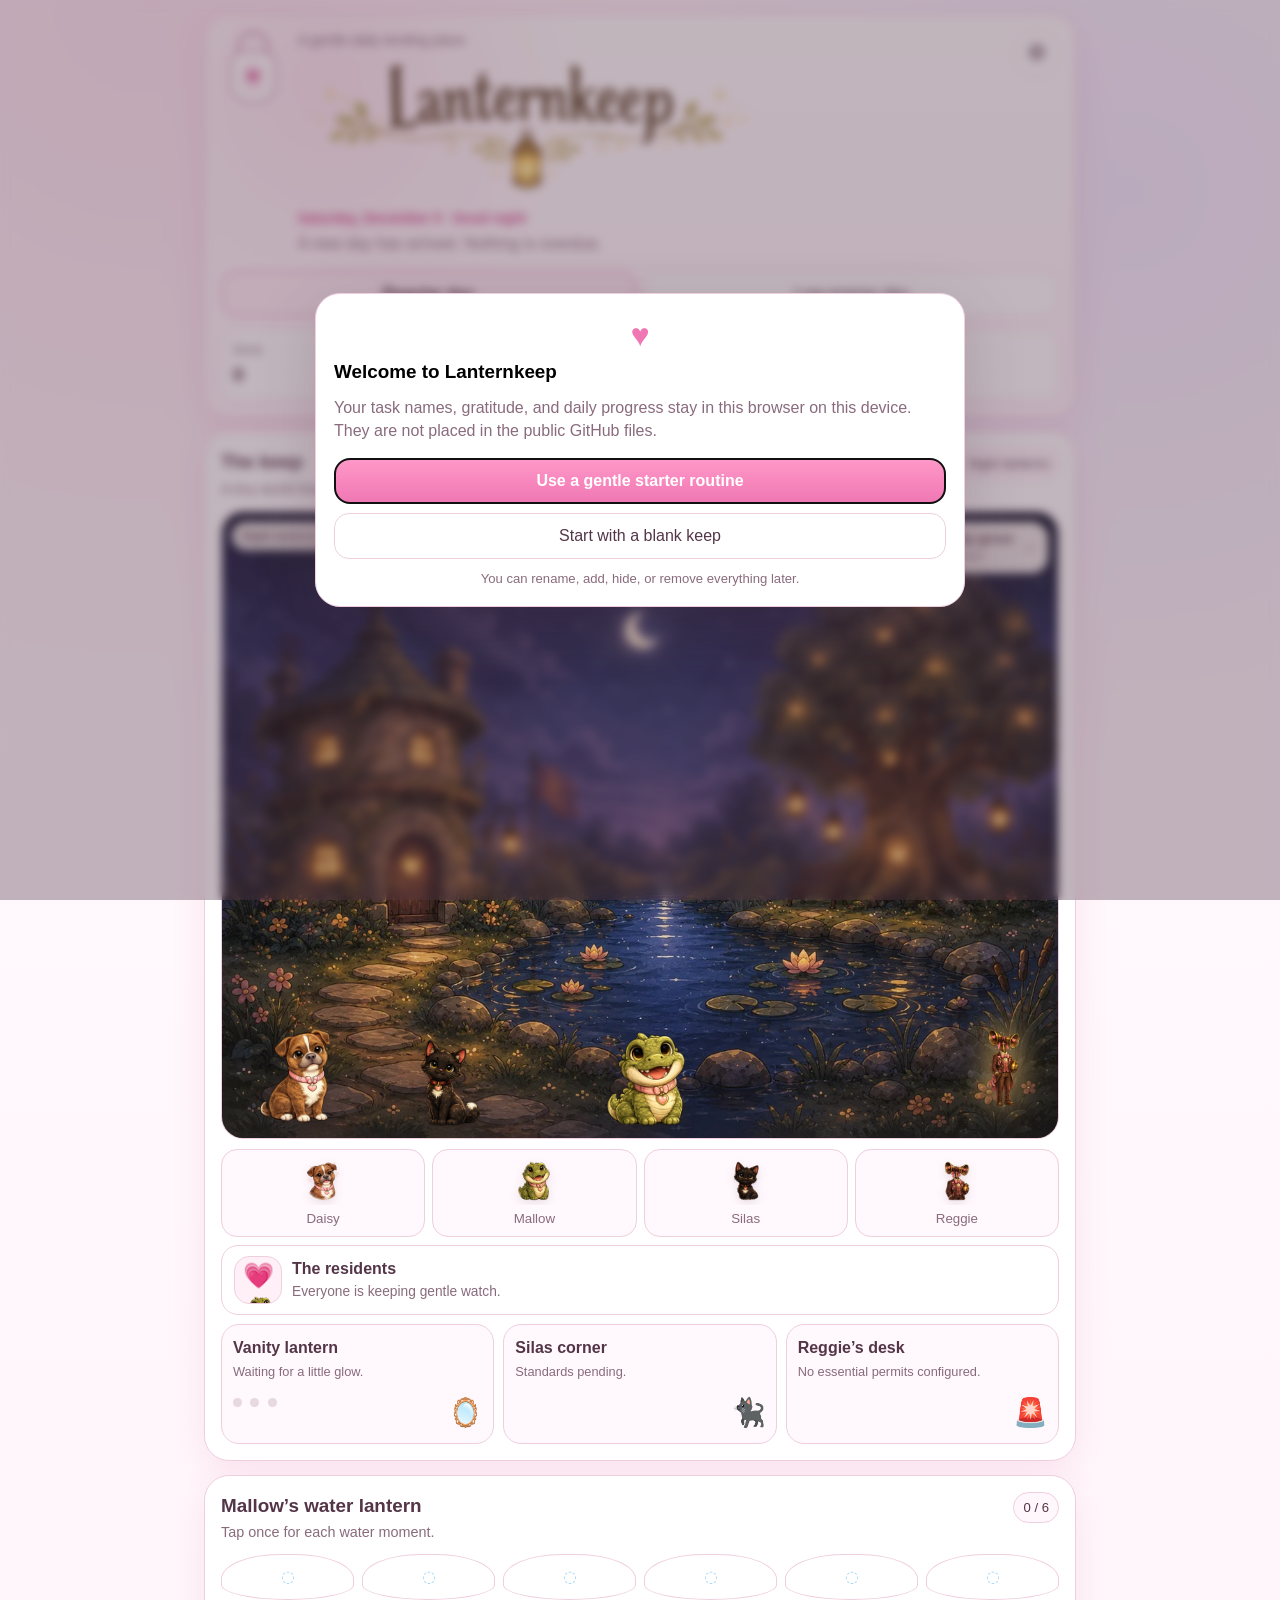
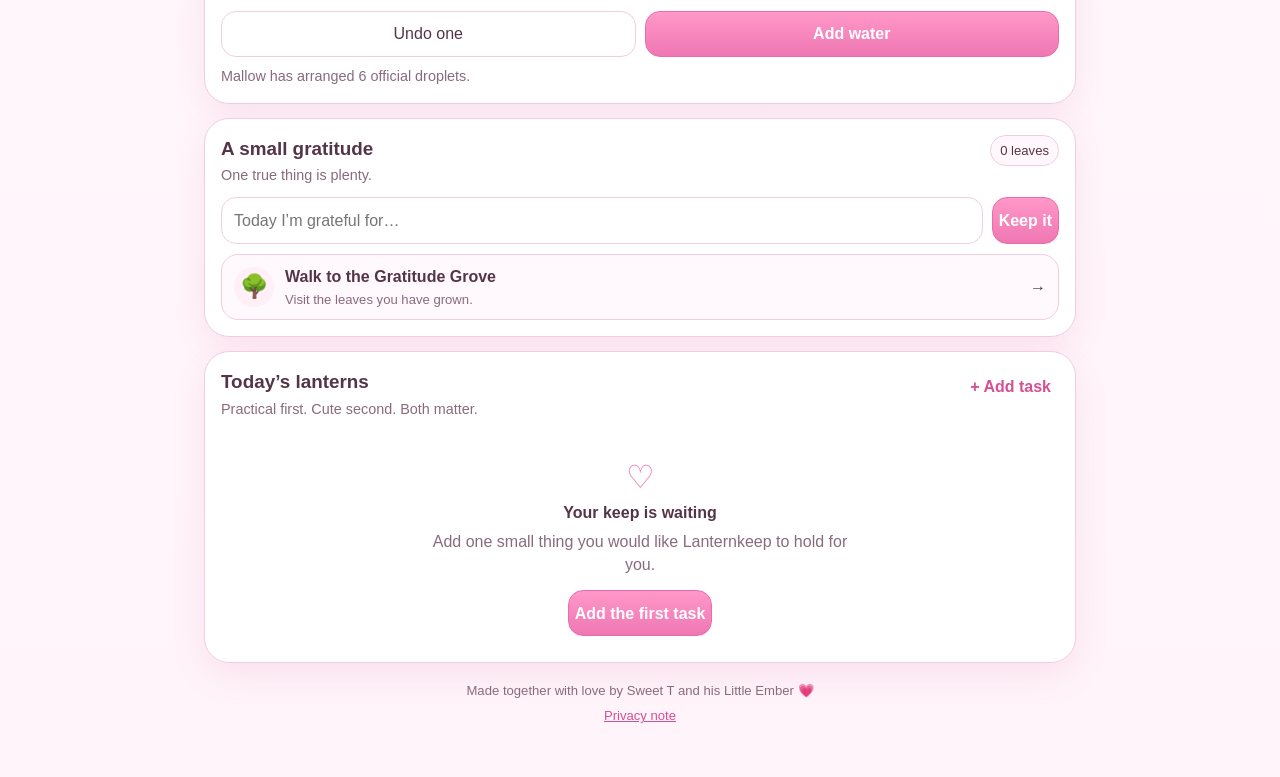
<file: index.html>
<!doctype html>
<html lang="en">
<head>
  <meta charset="utf-8">
  <meta name="viewport" content="width=device-width, initial-scale=1, viewport-fit=cover">
  <meta name="theme-color" content="#ef77b3">
  <meta name="description" content="Lanternkeep — a gentle daily tending app.">
  <title>Lanternkeep</title>

  <link rel="manifest" href="./manifest.webmanifest">
  <link rel="apple-touch-icon" href="./apple-touch-icon.png">
  <link rel="icon" href="./icon-192.png">
  <link rel="stylesheet" href="./styles-v141.css?v=151">

  <style id="resident-critical-v141">
    .resident-chips {
      display: grid !important;
      grid-template-columns: repeat(4, minmax(0, 1fr)) !important;
      gap: 7px !important;
    }
    .resident-chip {
      display: grid !important;
      min-width: 0 !important;
      min-height: 72px !important;
      height: auto !important;
      place-items: center !important;
      overflow: hidden !important;
      padding: 7px 3px !important;
    }
    .resident-chip-face {
      display: grid !important;
      width: 48px !important;
      height: 48px !important;
      min-width: 48px !important;
      min-height: 48px !important;
      max-width: 48px !important;
      max-height: 48px !important;
      place-items: center !important;
      overflow: hidden !important;
    }
    .resident-chip-image {
      display: block !important;
      width: 46px !important;
      height: 46px !important;
      min-width: 0 !important;
      max-width: 46px !important;
      max-height: 46px !important;
      object-fit: contain !important;
    }
    .resident-reaction-face {
      width: 48px !important;
      height: 48px !important;
      min-width: 48px !important;
      max-width: 48px !important;
      overflow: hidden !important;
    }
    .resident-reaction-image {
      display: block !important;
      width: 45px !important;
      height: 45px !important;
      max-width: 45px !important;
      max-height: 45px !important;
      object-fit: contain !important;
    }
    .resident-scene-image {
      display: block !important;
      object-fit: contain !important;
      max-width: none !important;
    }
  </style>

</head>

<body>
  <div id="app" class="app-shell">
    <header class="hero card">
      <div class="brand-row">
        <div class="lantern-logo" aria-hidden="true">
          <div class="lantern-handle"></div>
          <div class="lantern-body">
            <div class="lantern-glow"></div>
            <div class="lantern-heart">♥</div>
          </div>
        </div>

        <div class="brand-copy">
          <div class="eyebrow">A gentle daily tending place</div>
          <img class="brand-title-art" src="./lanternkeep_title_v150.png" alt="Lanternkeep">
          <h1 class="sr-only">Lanternkeep</h1>
          <p id="dateLine" class="date-line">Today · The keep is waking up</p>
          <p id="heroMessage">Tend what keeps you well. The rest can wait.</p>
        </div>

        <button id="openSettings" class="icon-button" type="button" aria-label="Edit Lanternkeep">
          ⚙︎
        </button>
      </div>

      <div class="mode-row">
        <button id="regularMode" class="mode-button active" type="button">Regular day</button>
        <button id="lowEnergyMode" class="mode-button" type="button">Low-energy day</button>
      </div>

      <div class="stat-grid" aria-label="Today’s progress">
        <div class="stat">
          <span>Done</span>
          <strong id="doneCount">0</strong>
        </div>
        <div class="stat">
          <span>Today</span>
          <strong id="todayCount">0</strong>
        </div>
        <div class="stat">
          <span>Essential left</span>
          <strong id="essentialLeft">0</strong>
        </div>
      </div>
    </header>

    <main>
      <section class="card keep-card">
        <div class="section-heading">
          <div>
            <h2>The keep</h2>
            <p>A tiny world that settles in as you tend the day.</p>
          </div>
          <div id="sceneBadge" class="pill">dollhouse mode</div>
        </div>

        <div id="world" class="world living-scene" data-daypart="morning" aria-label="Lanternkeep living scene">
          <img
            id="keepSceneArt"
            class="keep-scene-art"
            src="./keep_pond_morning.webp"
            alt="Morning light over Lanternkeep and its pond"
          >

          <span id="sceneTimeLabel" class="scene-time-label">Morning light</span>

          <button id="openGroveTree" class="scene-grove-link" type="button" aria-label="Walk to the Gratitude Grove">
            <span class="scene-grove-heart" aria-hidden="true">♡</span>
            <span>
              <strong id="groveSceneStage">Baby grove</strong>
              <small id="groveSceneCount">0 leaves</small>
            </span>
            <span aria-hidden="true">→</span>
          </button>

          <div id="pawprints" class="pawprints scene-pawprints" aria-hidden="true">
            <span>🐾</span><span>🐾</span><span>🐾</span>
          </div>

          <img id="daisyScene" class="scene-resident daisy-scene resident-image resident-scene-image" src="./resident_daisy_idle_v132.png" alt="Daisy">
          <img id="mallowScene" class="scene-resident mallow-scene resident-image resident-scene-image" src="./resident_mallow_idle_v132.png" alt="Mallow">
          <img id="silasScene" class="scene-resident silas-scene resident-image resident-scene-image" src="./resident_silas_idle_v132.png" alt="Silas">
          <img id="reggieScene" class="scene-resident reggie-scene resident-image resident-scene-image" src="./resident_reggie_idle_v132.png" alt="Reggie">

          <div id="sceneBubble" class="scene-bubble" role="status" aria-live="polite"></div>
        </div>

        <section class="resident-strip" aria-label="Resident reactions">
          <div class="resident-chips">
            <div id="daisyChip" class="resident-chip" aria-label="Daisy">
              <span class="resident-chip-face" aria-hidden="true"><img class="resident-chip-image" src="./resident_daisy_icon_v132.png" alt=""></span>
              <small>Daisy</small>
            </div>
            <div id="mallowChip" class="resident-chip" aria-label="Mallow">
              <span class="resident-chip-face" aria-hidden="true"><img class="resident-chip-image" src="./resident_mallow_icon_v132.png" alt=""></span>
              <small>Mallow</small>
            </div>
            <div id="silasChip" class="resident-chip" aria-label="Silas">
              <span class="resident-chip-face" aria-hidden="true"><img class="resident-chip-image" src="./resident_silas_icon_v132.png" alt=""></span>
              <small>Silas</small>
            </div>
            <div id="reggieChip" class="resident-chip" aria-label="Reggie">
              <span class="resident-chip-face" aria-hidden="true"><img class="resident-chip-image" src="./resident_reggie_icon_v132.png" alt=""></span>
              <small>Reggie</small>
            </div>
          </div>

          <div id="residentReactionBar" class="resident-reaction-bar" role="status" aria-live="polite">
            <span id="residentReactionFace" class="resident-reaction-face" aria-hidden="true">
              <span id="residentReactionFallback">💗</span>
              <img id="residentReactionImage" class="resident-reaction-image" src="./resident_mallow_icon_v132.png" alt="" hidden>
            </span>
            <div>
              <strong id="residentReactionName">The residents</strong>
              <p id="residentReactionText">Everyone is keeping gentle watch.</p>
            </div>
          </div>
        </section>

        <div class="scene-detail-grid">
          <article class="scene-detail">
            <div>
              <h3>Vanity lantern</h3>
              <p id="vanityMessage">Waiting for a little glow.</p>
              <div class="vanity-lights" aria-hidden="true">
                <span id="faceLight"></span>
                <span id="skinLight"></span>
                <span id="hairLight"></span>
              </div>
            </div>
            <div class="detail-art">🪞</div>
          </article>

          <article class="scene-detail">
            <div>
              <h3>Silas corner</h3>
              <p id="silasMessage">Standards pending.</p>
              <div id="silasStamp" class="mini-stamp">APPROVED</div>
            </div>
            <div class="detail-art">🐈‍⬛</div>
          </article>

          <article class="scene-detail">
            <div>
              <h3>Reggie’s desk</h3>
              <p id="reggieMessage">No permit issued.</p>
              <div id="restStamp" class="mini-stamp">REST OK</div>
            </div>
            <div class="detail-art">🚨</div>
          </article>
        </div>
      </section>

      <section class="card water-card">
        <div class="section-heading">
          <div>
            <h2>Mallow’s water lantern</h2>
            <p>Tap once for each water moment.</p>
          </div>
          <div id="waterBadge" class="pill">0 / 6</div>
        </div>

        <div id="waterDrops" class="water-drops" aria-label="Water progress"></div>

        <div class="two-buttons">
          <button id="undoWater" class="secondary-button" type="button">Undo one</button>
          <button id="addWater" class="primary-button" type="button">Add water</button>
        </div>

        <p id="waterMessage" class="gentle-note">
          Mallow has arranged six official droplets.
        </p>
      </section>

      <section id="gratitude" class="card gratitude-card">
        <div class="section-heading">
          <div>
            <h2>A small gratitude</h2>
            <p>One true thing is plenty.</p>
          </div>
          <span id="gratitudeLeafCount" class="pill">0 leaves</span>
        </div>

        <div class="gratitude-row">
          <input id="gratitudeInput" type="text" maxlength="160" autocomplete="off" placeholder="Today I’m grateful for…">
          <button id="saveGratitude" class="primary-button" type="button">Keep it</button>
        </div>

        <div id="gratitudeSaved" class="saved-note" hidden></div>

        <a id="openGroveLink" class="grove-link-button" href="./grove.html">
          <span class="grove-link-icon" aria-hidden="true">🌳</span>
          <span>
            <strong>Walk to the Gratitude Grove</strong>
            <small>Visit the leaves you have grown.</small>
          </span>
          <span aria-hidden="true">→</span>
        </a>
      </section>

      <section class="card tasks-card">
        <div class="section-heading">
          <div>
            <h2>Today’s lanterns</h2>
            <p>Practical first. Cute second. Both matter.</p>
          </div>
          <button id="addTaskQuick" class="text-button" type="button">+ Add task</button>
        </div>

        <div id="taskSections"></div>

        <div id="emptyRoutine" class="empty-state" hidden>
          <div class="empty-icon">♡</div>
          <h3>Your keep is waiting</h3>
          <p>Add one small thing you would like Lanternkeep to hold for you.</p>
          <button id="emptyAddTask" class="primary-button" type="button">Add the first task</button>
        </div>
      </section>

    </main>

    <footer>
      <p>Made together with love by Sweet T and his Little Ember 💗</p>
      <button id="openPrivacy" type="button">Privacy note</button>
    </footer>
  </div>

  <dialog id="welcomeDialog" class="app-dialog">
    <form method="dialog" class="dialog-card">
      <div class="dialog-lantern">♥</div>
      <h2>Welcome to Lanternkeep</h2>
      <p>
        Your task names, gratitude, and daily progress stay in this browser on this device.
        They are not placed in the public GitHub files.
      </p>

      <div class="choice-stack">
        <button id="useStarter" class="primary-button" type="button">
          Use a gentle starter routine
        </button>
        <button id="startBlank" class="secondary-button" type="button">
          Start with a blank keep
        </button>
      </div>

      <p class="dialog-fine-print">
        You can rename, add, hide, or remove everything later.
      </p>
    </form>
  </dialog>

  <dialog id="settingsDialog" class="app-dialog">
    <form method="dialog" class="dialog-card settings-dialog-card">
      <div class="dialog-header">
        <div>
          <div class="eyebrow">Stored only on this device</div>
          <h2>Edit Lanternkeep</h2>
        </div>
        <button class="icon-button" value="cancel" aria-label="Close settings">×</button>
      </div>

      <div class="settings-section">
        <div class="settings-heading">
          <div>
            <h3>Your routine</h3>
            <p>Private task names are saved in this browser, not GitHub.</p>
          </div>
          <button id="addTaskSettings" class="text-button" type="button">+ Add</button>
        </div>
        <div id="settingsTaskList" class="settings-task-list"></div>
      </div>

      <div class="settings-section">
        <h3>Water goal</h3>
        <label class="field-label" for="waterGoal">Droplets per day</label>
        <select id="waterGoal">
          <option value="4">4</option>
          <option value="5">5</option>
          <option value="6">6</option>
          <option value="7">7</option>
          <option value="8">8</option>
          <option value="9">9</option>
          <option value="10">10</option>
        </select>
      </div>

      <div class="settings-section privacy-box">
        <h3>Privacy and backups</h3>
        <p>
          Lanternkeep uses local browser storage. This is private from GitHub, but it is not
          encrypted and it does not automatically move to another phone. Clearing Safari website
          data can erase it.
        </p>

        <div class="two-buttons">
          <button id="exportData" class="secondary-button" type="button">Export backup</button>
          <label class="secondary-button file-button">
            Import backup
            <input id="importData" type="file" accept="application/json">
          </label>
        </div>
      </div>

      <div class="danger-zone">
        <button id="resetToday" class="secondary-button" type="button">Reset today</button>
        <button id="eraseEverything" class="danger-button" type="button">Erase all local data</button>
      </div>
    </form>
  </dialog>

  <dialog id="taskDialog" class="app-dialog">
    <form id="taskForm" class="dialog-card">
      <div class="dialog-header">
        <div>
          <div class="eyebrow">Kept on this device</div>
          <h2 id="taskDialogTitle">Add a lantern</h2>
        </div>
        <button id="closeTaskDialog" class="icon-button" type="button" aria-label="Close task editor">×</button>
      </div>

      <input id="editingTaskId" type="hidden">

      <label class="field-label" for="taskName">Task name</label>
      <input id="taskName" type="text" maxlength="80" autocomplete="off" required placeholder="A small thing to tend">

      <div class="form-grid">
        <div>
          <label class="field-label" for="taskSection">Time of day</label>
          <select id="taskSection">
            <option value="morning">Morning</option>
            <option value="afternoon">Afternoon</option>
            <option value="evening">Evening</option>
            <option value="bedtime">Bedtime</option>
          </select>
        </div>

        <div>
          <label class="field-label" for="taskType">Kind</label>
          <select id="taskType">
            <option value="essential">Essential</option>
            <option value="daily">Daily</option>
            <option value="bonus">Bonus</option>
          </select>
        </div>
      </div>

      <label class="field-label" for="taskResident">Resident reaction</label>
      <select id="taskResident">
        <option value="reggie">Reggie</option>
        <option value="silas">Silas</option>
        <option value="daisy">Daisy</option>
        <option value="mallow">Mallow</option>
      </select>

      <div class="two-buttons">
        <button id="deleteTask" class="danger-button" type="button" hidden>Delete task</button>
        <button class="primary-button" type="submit">Save task</button>
      </div>
    </form>
  </dialog>

  <dialog id="privacyDialog" class="app-dialog">
    <form method="dialog" class="dialog-card">
      <div class="dialog-header">
        <h2>Lanternkeep privacy</h2>
        <button class="icon-button" value="cancel" aria-label="Close privacy note">×</button>
      </div>

      <p><strong>Public:</strong> the generic app code and artwork uploaded to GitHub Pages.</p>
      <p><strong>On this device:</strong> your task names, gratitude, settings, and completion history.</p>
      <p>
        That local information is not sent to GitHub. It may still be visible to someone using
        your unlocked device, and it can be lost if browser data is cleared.
      </p>
    </form>
  </dialog>

  <template id="taskSectionTemplate">
    <section class="time-section">
      <div class="time-heading">
        <div>
          <h3></h3>
          <p></p>
        </div>
        <div class="pill section-count"></div>
      </div>
      <div class="task-list"></div>
    </section>
  </template>

  <template id="taskTemplate">
    <label class="task-row">
      <input type="checkbox">
      <span class="custom-check" aria-hidden="true"></span>
      <span class="task-copy">
        <strong class="task-name"></strong>
        <small class="task-kind"></small>
      </span>
      <button class="task-edit-button" type="button" aria-label="Edit task">•••</button>
    </label>
  </template>

  <script src="./app-v141.js?v=151"></script>
</body>
</html>
</file>
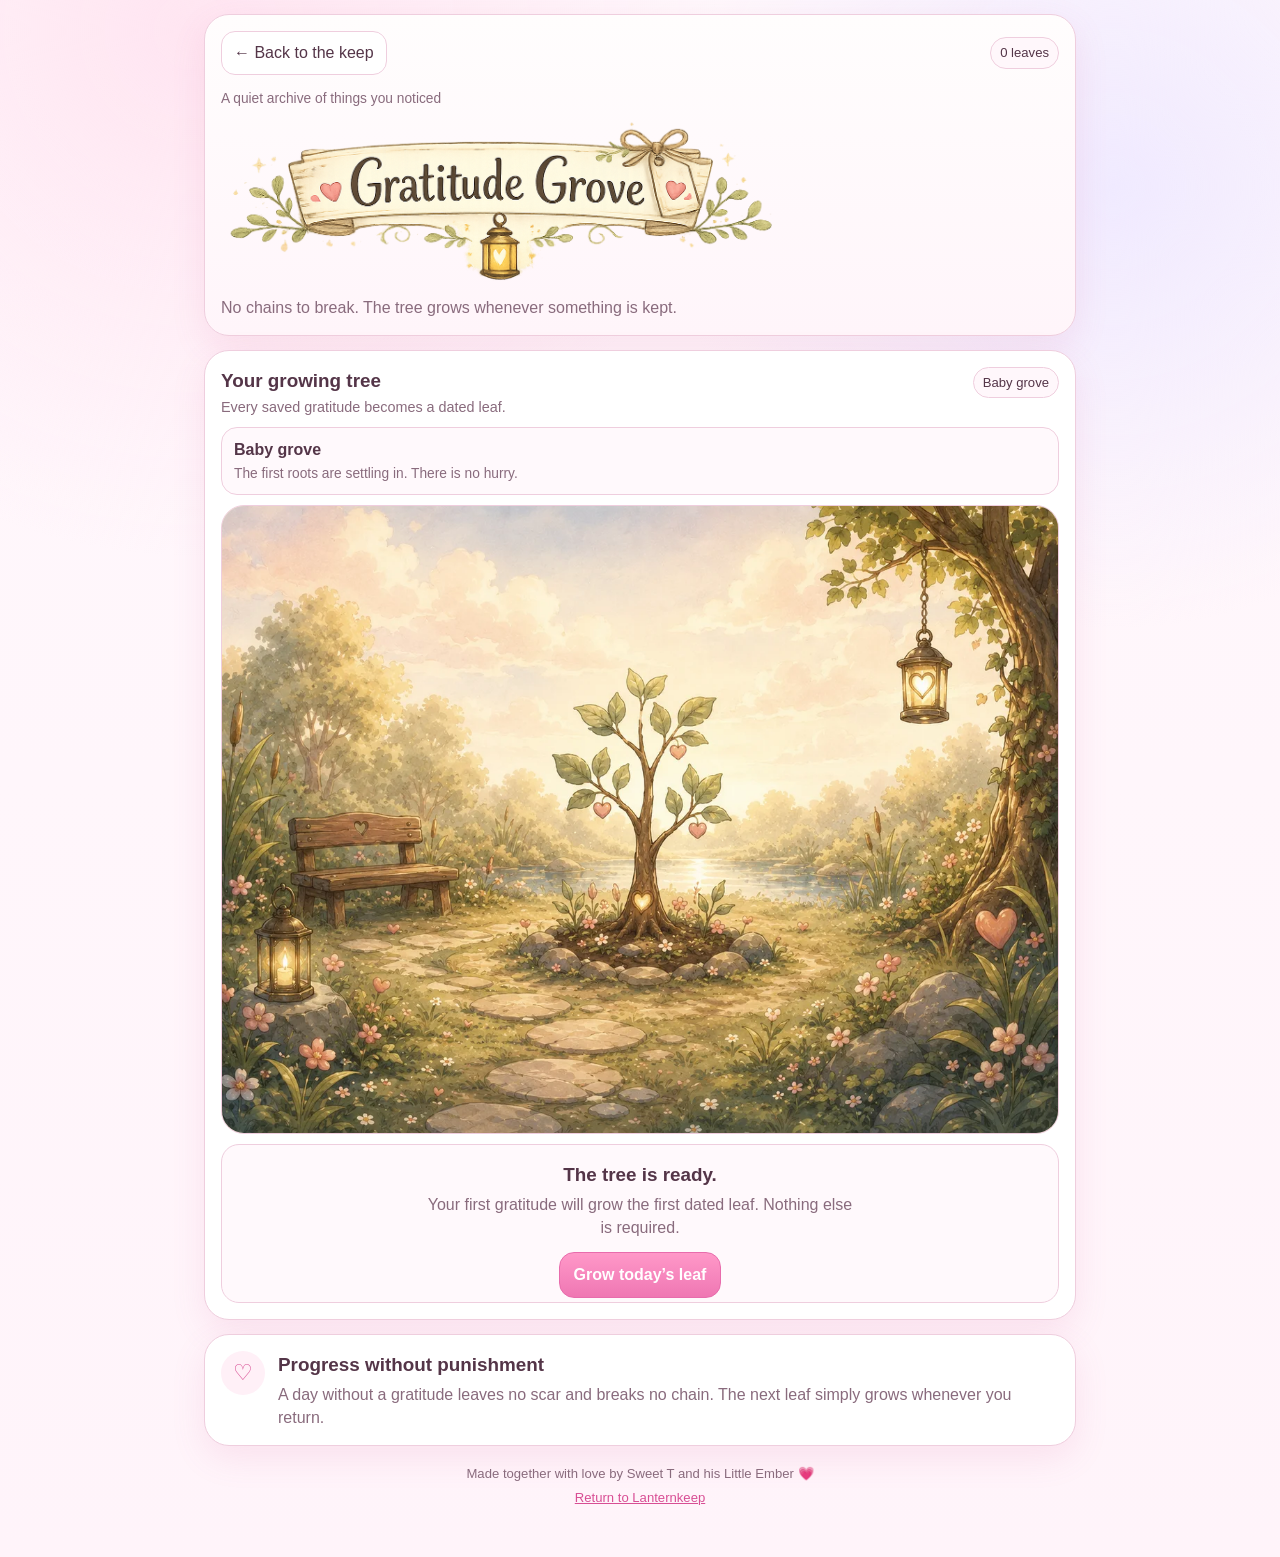
<file: grove.html>
<!doctype html>
<html lang="en">
<head>
  <meta charset="utf-8">
  <meta name="viewport" content="width=device-width, initial-scale=1, viewport-fit=cover">
  <meta name="theme-color" content="#ef77b3">
  <meta name="description" content="The Gratitude Grove — Lanternkeep's gentle memory tree.">
  <title>Gratitude Grove · Lanternkeep</title>

  <link rel="manifest" href="./manifest.webmanifest">
  <link rel="apple-touch-icon" href="./apple-touch-icon.png">
  <link rel="icon" href="./icon-192.png">
  <link rel="stylesheet" href="./styles-v141.css?v=151">
</head>
<body class="grove-page">
  <div class="app-shell grove-shell">
    <header class="grove-header card">
      <div class="grove-header-row">
        <a class="back-to-keep" href="./index.html">← Back to the keep</a>
        <span id="groveTotalBadge" class="pill">0 leaves</span>
      </div>

      <div class="grove-title-row">
        <div class="grove-title-copy">
          <div class="eyebrow">A quiet archive of things you noticed</div>
          <img class="grove-title-art" src="./gratitude_grove_title_v150.png" alt="Gratitude Grove">
          <h1 class="sr-only">The Gratitude Grove</h1>
          <p>No chains to break. The tree grows whenever something is kept.</p>
        </div>
      </div>
    </header>

    <main>
      <section class="card grove-card">
        <div class="section-heading grove-stage-heading">
          <div>
            <h2>Your growing tree</h2>
            <p>Every saved gratitude becomes a dated leaf.</p>
          </div>
          <span id="groveStageBadge" class="pill">Baby grove</span>
        </div>

        <div class="grove-stage-copy">
          <div>
            <strong id="groveStageTitle">Baby grove</strong>
            <p id="groveStageMessage">The first roots are settling in. There is no hurry.</p>
          </div>
        </div>

        <div class="full-grove-tree" aria-label="A growing tree holding dated gratitude leaves">
          <img
            id="groveStageArt"
            class="grove-stage-art"
            src="./grove_stage_1_baby.webp"
            alt="A baby gratitude tree in Lanternkeep"
          >
          <div id="leafCanopy" class="leaf-canopy"></div>
        </div>

        <div id="groveEmpty" class="grove-empty" hidden>
          <h2>The tree is ready.</h2>
          <p>Your first gratitude will grow the first dated leaf. Nothing else is required.</p>
          <a class="primary-button grove-cta" href="./index.html#gratitude">Grow today’s leaf</a>
        </div>

        <div id="groveContent" hidden>
          <article id="leafMemory" class="leaf-memory" aria-live="polite">
            <div id="memoryDate" class="eyebrow">Tap a leaf</div>
            <h2 id="memoryTitle">Every leaf holds one true thing.</h2>
            <p id="memoryText">There are no empty leaves for days you missed.</p>
          </article>

          <section class="grove-archive" aria-label="Gratitude archive">
            <div class="section-heading grove-branch-heading">
              <div>
                <h2>Monthly branches</h2>
                <p>Choose a branch to visit its leaves.</p>
              </div>
              <span id="branchCountBadge" class="pill">0 branches</span>
            </div>

            <div id="monthBranches" class="month-branches" aria-label="Gratitude months"></div>

            <div class="grove-tree-heading">
              <div>
                <div class="eyebrow">Selected branch</div>
                <h2 id="selectedMonthTitle">This month</h2>
              </div>
              <span id="selectedMonthCount" class="pill">0 leaves</span>
            </div>
          </section>
        </div>
      </section>

      <section class="card grove-philosophy">
        <div class="grove-philosophy-icon" aria-hidden="true">♡</div>
        <div>
          <h2>Progress without punishment</h2>
          <p>A day without a gratitude leaves no scar and breaks no chain. The next leaf simply grows whenever you return.</p>
        </div>
      </section>
    </main>

    <footer>
      <p>Made together with love by Sweet T and his Little Ember 💗</p>
      <a href="./index.html">Return to Lanternkeep</a>
    </footer>
  </div>

  <script src="./grove-v141.js?v=151"></script>
</body>
</html>
</file>
<file: styles-v141.css>
:root {
  --ink: #543548;
  --muted: #896b7d;
  --line: #efcede;
  --pink: #ef77b3;
  --pink-deep: #d84e94;
  --pink-soft: #fff0f7;
  --blue: #86d4fb;
  --panel: #ffffff;
  --danger: #b83d63;
  --shadow: 0 12px 34px rgba(210, 92, 148, 0.12);
  color-scheme: light;
}

* {
  box-sizing: border-box;
}

html {
  background: #fff5fa;
}

body {
  margin: 0;
  min-height: 100vh;
  background:
    radial-gradient(circle at 12% 0%, #ffe8f3 0%, transparent 28%),
    radial-gradient(circle at 88% 8%, #f5edff 0%, transparent 24%),
    linear-gradient(180deg, #fffafd, #fff4fa);
  color: var(--ink);
  font:
    16px/1.45 -apple-system, BlinkMacSystemFont, "Segoe UI", Roboto,
    Helvetica, Arial, sans-serif;
}

button,
input,
select {
  font: inherit;
}

button,
label,
select {
  -webkit-tap-highlight-color: transparent;
}

button {
  touch-action: manipulation;
}

.app-shell {
  width: min(100%, 900px);
  margin: 0 auto;
  padding:
    max(14px, env(safe-area-inset-top))
    14px
    calc(34px + env(safe-area-inset-bottom));
}

.card {
  margin-bottom: 14px;
  padding: 16px;
  overflow: hidden;
  border: 1px solid var(--line);
  border-radius: 25px;
  background: var(--panel);
  box-shadow: var(--shadow);
}

h1,
h2,
h3,
p {
  margin: 0;
}

h1 {
  margin-top: 2px;
  font-size: clamp(1.55rem, 6vw, 2rem);
  line-height: 1.05;
}

h2 {
  font-size: 1.18rem;
}

h3 {
  font-size: 1rem;
}

.eyebrow {
  color: var(--muted);
  font-size: 0.86rem;
}

.hero {
  background:
    radial-gradient(circle at 14% 15%, rgba(239, 119, 179, 0.14), transparent 30%),
    linear-gradient(180deg, #fffdfd, #fff6fb);
}

.brand-row {
  display: flex;
  gap: 13px;
  align-items: flex-start;
}

.brand-copy {
  flex: 1;
  min-width: 0;
}

.brand-copy p {
  margin-top: 6px;
  color: var(--muted);
}

.brand-copy .date-line {
  margin-top: 5px;
  color: var(--pink-deep);
  font-size: 0.86rem;
  font-weight: 700;
}

.brand-copy .date-line + #heroMessage {
  margin-top: 3px;
}

.icon-button {
  display: grid;
  width: 44px;
  height: 44px;
  flex: 0 0 auto;
  place-items: center;
  border: 1px solid var(--line);
  border-radius: 50%;
  background: #fff;
  color: var(--ink);
  font-size: 1.35rem;
  cursor: pointer;
}

.lantern-logo,
.big-lantern {
  position: relative;
  width: 64px;
  height: 77px;
  flex: 0 0 auto;
}

.lantern-handle {
  position: absolute;
  top: 0;
  left: 16px;
  width: 32px;
  height: 25px;
  border: 3px solid #dba3bf;
  border-bottom: 0;
  border-radius: 19px 19px 0 0;
}

.lantern-body {
  position: absolute;
  top: 20px;
  left: 9px;
  width: 46px;
  height: 52px;
  overflow: hidden;
  border: 2px solid #dba3bf;
  border-radius: 14px 14px 18px 18px;
  background: #fff;
}

.lantern-glow {
  position: absolute;
  inset: 8px;
  border-radius: 50% 50% 42% 42%;
  background: var(--pink);
  opacity: 0.14;
  transition: 260ms ease;
}

.lantern-heart {
  position: absolute;
  inset: 0;
  display: grid;
  place-items: center;
  color: var(--pink-deep);
  font-size: 23px;
}

.lit .lantern-glow {
  opacity: 0.74;
  transform: scale(1.08);
  box-shadow: 0 0 28px rgba(239, 119, 179, 0.38);
}

.mode-row {
  display: grid;
  grid-template-columns: 1fr 1fr;
  gap: 9px;
  margin-top: 15px;
}

.mode-button,
.primary-button,
.secondary-button,
.danger-button,
.text-button,
.file-button {
  min-height: 46px;
  border-radius: 15px;
  cursor: pointer;
}

.mode-button {
  border: 1px solid var(--line);
  background: #fff;
  color: var(--ink);
}

.mode-button.active {
  border-color: var(--pink);
  background: var(--pink-soft);
  font-weight: 700;
}

.primary-button {
  border: 1px solid #e86cac;
  background: linear-gradient(180deg, #ff98c8, var(--pink));
  color: #fff;
  font-weight: 700;
}

.secondary-button,
.file-button {
  display: grid;
  place-items: center;
  border: 1px solid var(--line);
  background: #fff;
  color: var(--ink);
  text-align: center;
}

.danger-button {
  border: 1px solid #e1a8ba;
  background: #fff5f8;
  color: var(--danger);
  font-weight: 650;
}

.text-button {
  min-height: 36px;
  padding: 4px 8px;
  border: 0;
  background: transparent;
  color: var(--pink-deep);
  font-weight: 700;
}

.stat-grid {
  display: grid;
  grid-template-columns: repeat(3, 1fr);
  gap: 9px;
  margin-top: 12px;
}

.stat {
  padding: 11px;
  border: 1px solid var(--line);
  border-radius: 17px;
  background: #fff;
}

.stat span {
  display: block;
  color: var(--muted);
  font-size: 0.78rem;
}

.stat strong {
  display: block;
  margin-top: 2px;
  font-size: 1.2rem;
}

.section-heading,
.settings-heading,
.dialog-header,
.time-heading {
  display: flex;
  gap: 10px;
  align-items: flex-start;
  justify-content: space-between;
}

.section-heading {
  margin-bottom: 11px;
}

.section-heading p,
.settings-heading p,
.time-heading p {
  margin-top: 3px;
  color: var(--muted);
  font-size: 0.9rem;
}

.pill {
  padding: 5px 9px;
  border: 1px solid var(--line);
  border-radius: 999px;
  background: #fff7fb;
  font-size: 0.82rem;
  white-space: nowrap;
}

.world {
  position: relative;
  min-height: 330px;
  overflow: hidden;
  border: 1px solid var(--line);
  border-radius: 22px;
  background: linear-gradient(180deg, #fff3fa, #fffafe 62%, #fff);
  transition: 260ms ease;
}

.world.low-energy {
  background: linear-gradient(180deg, #fff9fc, #fff 78%);
}

.big-lantern {
  position: absolute;
  top: 16px;
  left: 50%;
  z-index: 5;
  transform: translateX(-50%) scale(1.13);
}

.star {
  position: absolute;
  z-index: 2;
  color: #efc45f;
  opacity: 0.15;
  transition: 260ms ease;
}

.star.on {
  opacity: 1;
  transform: translateY(-2px);
}

.star-1 { top: 14%; left: 17%; }
.star-2 { top: 20%; left: 35%; }
.star-3 { top: 15%; left: 69%; }
.star-4 { top: 23%; left: 83%; }

.pink-tree {
  position: absolute;
  bottom: 54px;
  left: 17px;
  z-index: 4;
  width: 74px;
  height: 112px;
}

.tree-trunk {
  position: absolute;
  bottom: 0;
  left: 30px;
  width: 12px;
  height: 46px;
  border-radius: 8px;
  background: #c99578;
}

.tree-leaf {
  position: absolute;
  border: 1px solid #efbdd4;
  border-radius: 50%;
  background: #ffcce1;
}

.leaf-a { bottom: 35px; left: 0; width: 36px; height: 34px; }
.leaf-b { bottom: 49px; left: 19px; width: 38px; height: 36px; }
.leaf-c { bottom: 34px; left: 40px; width: 31px; height: 31px; }

.tree-note {
  position: absolute;
  bottom: 124px;
  left: 71px;
  z-index: 9;
  max-width: min(160px, 45vw);
  padding: 5px 8px;
  border: 1px solid var(--line);
  border-radius: 11px;
  background: #fff;
  font-size: 0.72rem;
  opacity: 0;
  transform: translateY(6px);
  transition: 260ms ease;
}

.tree-note.show {
  opacity: 1;
  transform: none;
}

.path {
  position: absolute;
  bottom: 17px;
  left: 22px;
  z-index: 3;
  width: 132px;
  height: 57px;
  border: 1px solid #ebd6a4;
  border-radius: 50%;
  background: #fff0ce;
  transform: rotate(-4deg);
}

.pawprints {
  position: absolute;
  bottom: 30px;
  left: 53px;
  z-index: 8;
  display: flex;
  gap: 7px;
  align-items: center;
  opacity: 0;
  transform: rotate(-10deg) translateY(4px);
  transition: 260ms ease;
  font-size: 17px;
}

.pawprints.show {
  opacity: 1;
  transform: rotate(-10deg) translateY(0);
}

.pond {
  position: absolute;
  right: 20px;
  bottom: 17px;
  z-index: 3;
  width: 134px;
  height: 60px;
  overflow: hidden;
  border: 2px solid #eecfe0;
  border-radius: 50%;
  background: #fff;
}

.pond-fill {
  position: absolute;
  right: 0;
  bottom: 0;
  left: 0;
  height: 0;
  background: linear-gradient(180deg, #c8edff, var(--blue));
  transition: 320ms ease;
}

.pond-shine {
  position: absolute;
  top: 9px;
  left: 50%;
  width: 44px;
  height: 7px;
  border: 2px solid rgba(255,255,255,0.8);
  border-top: 0;
  border-radius: 50%;
  transform: translateX(-50%);
}

.world-ground {
  position: absolute;
  right: 0;
  bottom: 0;
  left: 0;
  z-index: 1;
  height: 74px;
  border-top: 1px solid #f1dce7;
  background: #fff7fb;
}

.scene-resident {
  position: absolute;
  z-index: 8;
  font-size: 31px;
  transform-origin: center;
  user-select: none;
}

.resident-image {
  display: block;
  object-fit: contain;
  filter: drop-shadow(0 6px 10px rgba(84, 53, 72, 0.14));
}

.resident-scene-image {
  width: auto;
  height: auto;
  max-width: none;
}

.daisy-scene {
  left: 18px;
  bottom: 48px;
  width: 112px;
  height: 112px;
}

.mallow-scene {
  right: 34px;
  bottom: 35px;
  width: 118px;
  height: 118px;
}

.silas-scene {
  left: 130px;
  bottom: 48px;
  width: 108px;
  height: 108px;
}

.reggie-scene {
  top: 42px;
  right: 16px;
  width: 118px;
  height: 180px;
}

.resident-face-image-wrap {
  display: grid;
  place-items: center;
  width: 66px;
  height: 66px;
  margin: 0 auto;
  border-radius: 18px;
  background: linear-gradient(180deg, #fffafd, #fff3f8);
  border: 1px solid #f0d5e2;
  overflow: hidden;
}

.resident-face-image {
  width: 56px;
  height: 56px;
  object-fit: contain;
  display: block;
}

.resident-card.react .resident-face-image {
  animation: happy-hop 0.5s ease-in-out 2 alternate;
}

.daisy-scene {
  bottom: 61px;
  left: 34px;
  animation: idle-bob 2.8s ease-in-out infinite;
}

.mallow-scene {
  right: 58px;
  bottom: 49px;
  animation: idle-bob 3.2s ease-in-out infinite;
}

.silas-scene {
  bottom: 67px;
  left: 148px;
  animation: idle-blink 4s step-end infinite;
}

.reggie-scene {
  top: 64px;
  right: 23px;
  animation: idle-wiggle 4.6s ease-in-out infinite;
}

.scene-resident.react {
  animation: happy-hop 0.5s ease-in-out 2 alternate;
}

.reggie-scene.permit {
  animation: siren-spin 0.85s ease-in-out 2;
}

.scene-bubble {
  position: absolute;
  top: 126px;
  left: 50%;
  z-index: 10;
  max-width: min(280px, 78%);
  padding: 7px 10px;
  border: 1px solid var(--line);
  border-radius: 12px;
  background: rgba(255,255,255,0.95);
  color: var(--muted);
  font-size: 0.78rem;
  text-align: center;
  opacity: 0;
  transform: translate(-50%, 7px);
  transition: 220ms ease;
  pointer-events: none;
}

.scene-bubble.show {
  opacity: 1;
  transform: translate(-50%, 0);
}

.resident-strip {
  margin-top: 10px;
}

.resident-chips {
  display: grid;
  grid-template-columns: repeat(4, 1fr);
  gap: 7px;
}

.resident-chip {
  display: grid;
  min-width: 0;
  min-height: 66px;
  place-items: center;
  padding: 7px 4px;
  border: 1px solid var(--line);
  border-radius: 16px;
  background: #fff8fc;
  color: var(--muted);
  text-align: center;
  transition: 220ms ease;
}

.resident-chip.active {
  border-color: var(--pink);
  background: var(--pink-soft);
  color: var(--ink);
}

.resident-chip-face {
  display: grid;
  width: 45px;
  height: 45px;
  place-items: center;
  line-height: 1;
  transform-origin: center;
}

.resident-chip-image {
  display: block;
  width: 43px;
  height: 43px;
  object-fit: contain;
  filter: drop-shadow(0 3px 5px rgba(84, 53, 72, 0.12));
}

.resident-chip small {
  display: block;
  overflow: hidden;
  max-width: 100%;
  margin-top: 4px;
  text-overflow: ellipsis;
  white-space: nowrap;
}

.resident-chip.react .resident-chip-face {
  animation: happy-hop 0.5s ease-in-out 2 alternate;
}

.resident-reaction-bar {
  display: flex;
  gap: 10px;
  align-items: center;
  min-height: 66px;
  margin-top: 8px;
  padding: 10px 12px;
  border: 1px solid var(--line);
  border-radius: 17px;
  background: #fff;
}

.resident-reaction-face {
  display: grid;
  width: 48px;
  height: 48px;
  flex: 0 0 auto;
  place-items: center;
  overflow: hidden;
  border: 1px solid var(--line);
  border-radius: 15px;
  background: var(--pink-soft);
  font-size: 25px;
}

.resident-reaction-image {
  display: block;
  width: 45px;
  height: 45px;
  object-fit: contain;
}

.resident-reaction-bar p {
  margin-top: 2px;
  color: var(--muted);
  font-size: 0.86rem;
}

.scene-detail-grid {
  display: grid;
  grid-template-columns: repeat(3, 1fr);
  gap: 9px;
  margin-top: 9px;
}

.scene-detail {
  position: relative;
  min-height: 120px;
  padding: 11px;
  overflow: hidden;
  border: 1px solid var(--line);
  border-radius: 18px;
  background: #fff8fc;
}

.scene-detail p {
  max-width: calc(100% - 36px);
  margin-top: 4px;
  color: var(--muted);
  font-size: 0.8rem;
}

.detail-art {
  position: absolute;
  right: 10px;
  bottom: 9px;
  font-size: 28px;
}

.vanity-lights {
  margin-top: 9px;
}

.vanity-lights span {
  display: inline-block;
  width: 9px;
  height: 9px;
  margin-right: 4px;
  border-radius: 50%;
  background: #e8d8e1;
  transition: 220ms ease;
}

.vanity-lights span.on {
  background: var(--pink);
  box-shadow: 0 0 8px rgba(238, 118, 177, 0.35);
}

.mini-stamp {
  display: inline-block;
  margin-top: 9px;
  padding: 3px 6px;
  border: 2px solid var(--pink-deep);
  border-radius: 9px;
  color: var(--pink-deep);
  font-size: 0.7rem;
  font-weight: 800;
  opacity: 0;
  transform: rotate(-5deg) scale(0.8);
  transition: 260ms ease;
}

.mini-stamp.show {
  opacity: 1;
  transform: rotate(-5deg) scale(1);
}

.water-drops {
  display: grid;
  grid-template-columns: repeat(auto-fit, minmax(42px, 1fr));
  gap: 8px;
}

.water-drop {
  height: 46px;
  border: 1px solid var(--line);
  border-radius: 50% 50% 57% 57% / 62% 62% 38% 38%;
  background: #fff;
  color: #a3d8f6;
  cursor: pointer;
  transition: 220ms ease;
}

.water-drop.filled {
  border-color: #84cffa;
  background: linear-gradient(180deg, #c8edff, #86d4fb);
  color: #fff;
  transform: translateY(-2px);
}

.two-buttons {
  display: grid;
  grid-template-columns: 1fr 1fr;
  gap: 9px;
  margin-top: 11px;
}

.gentle-note {
  margin-top: 9px;
  color: var(--muted);
  font-size: 0.9rem;
}

.gratitude-row {
  display: grid;
  grid-template-columns: 1fr auto;
  gap: 9px;
}

input[type="text"],
select {
  width: 100%;
  min-height: 46px;
  padding: 11px 12px;
  border: 1px solid var(--line);
  border-radius: 15px;
  background: #fff;
  color: var(--ink);
}

.saved-note {
  margin-top: 9px;
  padding: 10px;
  border: 1px solid var(--line);
  border-radius: 14px;
  background: #fff6fb;
}

.time-section {
  margin-top: 10px;
  overflow: hidden;
  border: 1px solid var(--line);
  border-radius: 19px;
  background: #fff;
}

.time-heading {
  padding: 13px;
  border-bottom: 1px solid #f4e1ea;
}

.task-list {
  padding: 1px 11px 11px;
}

.task-row {
  position: relative;
  display: flex;
  gap: 11px;
  align-items: center;
  min-height: 58px;
  margin-top: 10px;
  padding: 10px;
  border: 1px solid var(--line);
  border-radius: 15px;
  background: #fff;
  cursor: pointer;
  transition: 220ms ease;
}

.task-row.done {
  background: #fff6fb;
  opacity: 0.68;
}

.task-row.done .task-name {
  text-decoration: line-through;
}

.task-row input {
  position: absolute;
  opacity: 0;
  pointer-events: none;
}

.custom-check {
  display: grid;
  width: 24px;
  height: 24px;
  flex: 0 0 auto;
  place-items: center;
  border: 2px solid #dcb3c8;
  border-radius: 7px;
  color: #fff;
  transition: 220ms ease;
}

.task-row.done .custom-check {
  border-color: var(--pink);
  background: var(--pink);
}

.task-row.done .custom-check::after {
  content: "✓";
  font-size: 0.8rem;
}

.task-copy {
  flex: 1;
  min-width: 0;
}

.task-copy strong,
.task-copy small {
  display: block;
}

.task-copy small {
  margin-top: 2px;
  color: var(--muted);
  font-size: 0.8rem;
}

.task-edit-button {
  width: 42px;
  height: 42px;
  flex: 0 0 auto;
  border: 0;
  border-radius: 50%;
  background: transparent;
  color: var(--muted);
  cursor: pointer;
}

.empty-state {
  padding: 24px 10px 10px;
  text-align: center;
}

.empty-state p {
  max-width: 420px;
  margin: 6px auto 14px;
  color: var(--muted);
}

.empty-icon {
  color: var(--pink);
  font-size: 2rem;
}


footer {
  padding: 4px 8px 16px;
  color: var(--muted);
  text-align: center;
  font-size: 0.82rem;
}

footer button {
  margin-top: 5px;
  border: 0;
  background: transparent;
  color: var(--pink-deep);
  text-decoration: underline;
}

.app-dialog {
  width: min(calc(100% - 24px), 650px);
  max-height: calc(100vh - 40px);
  padding: 0;
  overflow: visible;
  border: 0;
  border-radius: 25px;
  background: transparent;
}

.app-dialog::backdrop {
  background: rgba(84, 53, 72, 0.36);
  backdrop-filter: blur(5px);
}

.dialog-card {
  max-height: calc(100vh - 40px);
  padding: 18px;
  overflow-y: auto;
  border: 1px solid var(--line);
  border-radius: 25px;
  background: #fff;
  box-shadow: 0 18px 60px rgba(84, 53, 72, 0.22);
}

.dialog-card > p {
  margin-top: 10px;
  color: var(--muted);
}

.dialog-lantern {
  color: var(--pink);
  font-size: 2rem;
  text-align: center;
}

.choice-stack {
  display: grid;
  gap: 9px;
  margin-top: 16px;
}

.dialog-fine-print {
  font-size: 0.82rem;
  text-align: center;
}

.settings-section {
  margin-top: 18px;
  padding-top: 16px;
  border-top: 1px solid #f3dfe9;
}

.settings-task-list {
  display: grid;
  gap: 8px;
  margin-top: 10px;
}

.settings-task {
  display: flex;
  gap: 9px;
  align-items: center;
  padding: 10px;
  border: 1px solid var(--line);
  border-radius: 14px;
}

.settings-task-copy {
  flex: 1;
  min-width: 0;
}

.settings-task-copy strong,
.settings-task-copy small {
  display: block;
}

.settings-task-copy small {
  color: var(--muted);
}

.settings-task button {
  min-width: 44px;
  min-height: 44px;
  border: 1px solid var(--line);
  border-radius: 13px;
  background: #fff;
  color: var(--ink);
}

.privacy-box {
  padding: 14px;
  border: 1px solid var(--line);
  border-radius: 17px;
  background: #fff8fc;
}

.privacy-box p {
  margin-top: 7px;
  color: var(--muted);
  font-size: 0.88rem;
}

.file-button {
  position: relative;
}

.file-button input {
  position: absolute;
  width: 1px;
  height: 1px;
  opacity: 0;
}

.danger-zone {
  display: grid;
  grid-template-columns: 1fr 1fr;
  gap: 9px;
  margin-top: 18px;
}

.field-label {
  display: block;
  margin: 14px 0 6px;
  color: var(--muted);
  font-size: 0.86rem;
  font-weight: 650;
}

.form-grid {
  display: grid;
  grid-template-columns: 1fr 1fr;
  gap: 9px;
}

@keyframes idle-bob {
  0%, 100% { transform: translateY(0); }
  50% { transform: translateY(-4px); }
}

@keyframes idle-blink {
  0%, 92%, 100% { transform: scaleY(1); }
  94%, 96% { transform: scaleY(0.82); }
}

@keyframes idle-wiggle {
  0%, 100% { transform: rotate(0deg); }
  25% { transform: rotate(-2deg); }
  75% { transform: rotate(2deg); }
}

@keyframes happy-hop {
  from { transform: translateY(0) scale(1); }
  to { transform: translateY(-7px) scale(1.06); }
}

@keyframes siren-spin {
  0% { transform: rotate(-4deg) scale(1); }
  50% { transform: rotate(4deg) scale(1.08); }
  100% { transform: rotate(-4deg) scale(1); }
}

@media (max-width: 720px) {
  .scene-detail-grid {
    grid-template-columns: 1fr;
  }


  .gratitude-row,
  .form-grid {
    grid-template-columns: 1fr;
  }
}

@media (max-width: 390px) {
  .brand-row {
    gap: 9px;
  }

  .lantern-logo {
    transform: scale(0.88);
    transform-origin: top left;
    margin-right: -6px;
  }

  .stat {
    padding: 9px;
  }

  .world {
    min-height: 324px;
  }

  .daisy-scene {
    left: 10px;
    width: 100px;
    height: 100px;
  }

  .silas-scene {
    left: 108px;
    width: 100px;
    height: 100px;
  }

  .mallow-scene {
    right: 26px;
    width: 106px;
    height: 106px;
  }

  .reggie-scene {
    right: 8px;
    width: 106px;
    height: 162px;
  }

  .resident-face-image-wrap {
    width: 60px;
    height: 60px;
  }

  .resident-face-image {
    width: 50px;
    height: 50px;
  }
}

@media (prefers-reduced-motion: reduce) {
  *,
  *::before,
  *::after {
    scroll-behavior: auto !important;
    animation-duration: 0.001ms !important;
    animation-iteration-count: 1 !important;
    transition-duration: 0.001ms !important;
  }
}


/* Gratitude Grove — Lanternkeep 1.2 */
.gratitude-tree-link {
  appearance: none;
  padding: 0;
  border: 0;
  background: transparent;
  color: inherit;
  cursor: pointer;
  -webkit-tap-highlight-color: transparent;
}

.gratitude-tree-link:focus-visible {
  outline: 3px solid rgba(239, 119, 179, 0.38);
  outline-offset: 5px;
}

.gratitude-tree-link.has-leaves .tree-leaf {
  box-shadow: 0 0 12px rgba(239, 119, 179, 0.24);
}

.tree-path-sign {
  position: absolute;
  right: -26px;
  bottom: 18px;
  z-index: 3;
  padding: 2px 5px;
  border: 1px solid #d9b295;
  border-radius: 5px;
  background: #fff0ce;
  color: #795a49;
  font-size: 0.58rem;
  font-weight: 800;
  transform: rotate(-5deg);
}

.tree-path-sign::before {
  content: "";
  position: absolute;
  left: 50%;
  top: 100%;
  width: 2px;
  height: 13px;
  background: #b68668;
  transform: translateX(-50%);
}

.grove-link-button {
  display: flex;
  gap: 11px;
  align-items: center;
  min-height: 58px;
  margin-top: 10px;
  padding: 10px 12px;
  border: 1px solid var(--line);
  border-radius: 17px;
  background: #fff8fc;
  color: var(--ink);
  text-decoration: none;
}

.grove-link-button > span:nth-child(2) {
  flex: 1;
  min-width: 0;
}

.grove-link-button strong,
.grove-link-button small {
  display: block;
}

.grove-link-button small {
  margin-top: 2px;
  color: var(--muted);
  font-size: 0.82rem;
}

.grove-link-icon {
  display: grid;
  width: 40px;
  height: 40px;
  flex: 0 0 auto;
  place-items: center;
  border-radius: 50%;
  background: var(--pink-soft);
  font-size: 23px;
}

.grove-page {
  background:
    radial-gradient(circle at 15% 2%, #ffe5f1 0%, transparent 28%),
    radial-gradient(circle at 87% 12%, #f0eaff 0%, transparent 25%),
    linear-gradient(180deg, #fff8fc, #fff4fa);
}

.grove-shell {
  width: min(100%, 900px);
}

.grove-header {
  background: linear-gradient(180deg, #fffdfd, #fff5fa);
}

.grove-header-row,
.grove-title-row,
.grove-tree-heading {
  display: flex;
  gap: 12px;
  align-items: center;
  justify-content: space-between;
}

.grove-title-row {
  align-items: flex-start;
  justify-content: flex-start;
  margin-top: 17px;
}

.grove-title-row p {
  margin-top: 6px;
  color: var(--muted);
}

.grove-mark {
  display: grid;
  width: 58px;
  height: 58px;
  flex: 0 0 auto;
  place-items: center;
  border: 1px solid var(--line);
  border-radius: 19px;
  background: var(--pink-soft);
  font-size: 31px;
}

.back-to-keep {
  display: inline-grid;
  min-height: 44px;
  place-items: center;
  padding: 8px 12px;
  border: 1px solid var(--line);
  border-radius: 14px;
  background: #fff;
  color: var(--ink);
  text-decoration: none;
}

.grove-branch-heading {
  align-items: flex-start;
}

.month-branches {
  display: flex;
  gap: 8px;
  overflow-x: auto;
  padding: 2px 1px 8px;
  scrollbar-width: thin;
}

.month-branch-button {
  min-width: 104px;
  min-height: 57px;
  padding: 9px 11px;
  border: 1px solid var(--line);
  border-radius: 15px;
  background: #fff;
  color: var(--ink);
  text-align: left;
  cursor: pointer;
}

.month-branch-button strong,
.month-branch-button small {
  display: block;
}

.month-branch-button small {
  margin-top: 2px;
  color: var(--muted);
}

.month-branch-button.active {
  border-color: var(--pink);
  background: var(--pink-soft);
}

.grove-tree-heading {
  margin: 13px 0 9px;
}

.full-grove-tree {
  position: relative;
  min-height: 520px;
  overflow: hidden;
  border: 1px solid var(--line);
  border-radius: 23px;
  background: linear-gradient(180deg, #fff3fa, #fffafe 68%, #fff7fb);
}

.grove-sky-specks span {
  position: absolute;
  z-index: 1;
  color: #efc45f;
  opacity: 0.65;
}

.grove-sky-specks span:nth-child(1) { top: 8%; left: 12%; }
.grove-sky-specks span:nth-child(2) { top: 13%; right: 13%; }
.grove-sky-specks span:nth-child(3) { top: 29%; left: 7%; }
.grove-sky-specks span:nth-child(4) { top: 32%; right: 8%; }

.canopy-cloud {
  position: absolute;
  z-index: 2;
  border: 1px solid #efbdd4;
  border-radius: 50%;
  background: #ffd3e5;
}

.canopy-one { top: 42px; left: 7%; width: 48%; height: 235px; }
.canopy-two { top: 22px; right: 7%; width: 49%; height: 245px; }
.canopy-three { top: 92px; left: 27%; width: 48%; height: 220px; }

.great-trunk {
  position: absolute;
  bottom: 42px;
  left: 50%;
  z-index: 3;
  width: 36px;
  height: 245px;
  border-radius: 22px 22px 9px 9px;
  background: #b98268;
  transform: translateX(-50%);
}

.great-branch {
  position: absolute;
  z-index: 3;
  height: 17px;
  border-radius: 999px;
  background: #b98268;
}

.great-branch-left {
  left: 23%;
  bottom: 190px;
  width: 31%;
  transform: rotate(25deg);
}

.great-branch-right {
  right: 22%;
  bottom: 173px;
  width: 31%;
  transform: rotate(-24deg);
}

.great-branch-high {
  left: 41%;
  bottom: 257px;
  width: 22%;
  transform: rotate(-12deg);
}

.leaf-canopy {
  position: absolute;
  top: 53px;
  right: 7%;
  left: 7%;
  z-index: 5;
  display: grid;
  grid-template-columns: repeat(5, minmax(0, 1fr));
  gap: 8px 6px;
  align-content: start;
}

.grove-leaf-button {
  min-width: 0;
  min-height: 49px;
  padding: 5px 3px;
  border: 1px solid #dfa9c3;
  border-radius: 65% 35% 62% 38%;
  background: #fff0f7;
  color: var(--ink);
  cursor: pointer;
  transform: rotate(var(--leaf-turn));
  transition: 180ms ease;
}

.grove-leaf-button strong,
.grove-leaf-button small {
  display: block;
  line-height: 1.05;
}

.grove-leaf-button strong {
  font-size: 1rem;
}

.grove-leaf-button small {
  margin-top: 3px;
  color: var(--muted);
  font-size: 0.66rem;
}

.grove-leaf-button.active,
.grove-leaf-button:focus-visible {
  border-color: var(--pink-deep);
  background: var(--pink);
  color: #fff;
  transform: rotate(var(--leaf-turn)) translateY(-3px) scale(1.04);
}

.grove-leaf-button.active small {
  color: #fff;
}

.grove-leaf-button.today::after {
  content: "today";
  display: block;
  margin-top: 2px;
  color: inherit;
  font-size: 0.52rem;
  font-weight: 800;
  letter-spacing: 0.04em;
  text-transform: uppercase;
}

.grove-ground {
  position: absolute;
  right: 0;
  bottom: 0;
  left: 0;
  z-index: 1;
  height: 76px;
  border-top: 1px solid #f0dce7;
  background: #fff7fb;
}

.leaf-memory {
  min-height: 135px;
  margin-top: 10px;
  padding: 16px;
  border: 1px solid var(--line);
  border-radius: 19px;
  background: #fff8fc;
}

.leaf-memory p {
  margin-top: 7px;
  color: var(--ink);
  font-size: 1.02rem;
}

.grove-empty {
  padding: 22px 12px 10px;
  text-align: center;
}

.grove-empty p {
  max-width: 430px;
  margin: 7px auto 14px;
  color: var(--muted);
}

.bare-tree {
  position: relative;
  width: 150px;
  height: 180px;
  margin: 0 auto 8px;
}

.bare-trunk {
  position: absolute;
  bottom: 0;
  left: 50%;
  width: 24px;
  height: 125px;
  border-radius: 18px 18px 7px 7px;
  background: #b98268;
  transform: translateX(-50%);
}

.bare-branch {
  position: absolute;
  bottom: 92px;
  width: 78px;
  height: 12px;
  border-radius: 999px;
  background: #b98268;
}

.branch-left { left: 8px; transform: rotate(28deg); }
.branch-right { right: 8px; transform: rotate(-28deg); }

.grove-cta {
  display: inline-grid;
  min-height: 46px;
  place-items: center;
  padding: 9px 14px;
  text-decoration: none;
}

.grove-philosophy {
  display: flex;
  gap: 13px;
  align-items: flex-start;
}

.grove-philosophy p {
  margin-top: 5px;
  color: var(--muted);
}

.grove-philosophy-icon {
  display: grid;
  width: 44px;
  height: 44px;
  flex: 0 0 auto;
  place-items: center;
  border-radius: 50%;
  background: var(--pink-soft);
  color: var(--pink-deep);
  font-size: 1.35rem;
}

.grove-page footer a {
  display: inline-block;
  margin-top: 5px;
  color: var(--pink-deep);
}

@media (max-width: 480px) {
  .full-grove-tree {
    min-height: 500px;
  }

  .leaf-canopy {
    top: 52px;
    right: 5%;
    left: 5%;
    gap: 7px 4px;
  }

  .grove-leaf-button {
    min-height: 46px;
  }

  .canopy-one { left: 2%; width: 54%; }
  .canopy-two { right: 2%; width: 54%; }
  .canopy-three { left: 24%; width: 53%; }
}


/* Lanternkeep 1.4.0 — illustrated world and growing Grove */
.living-scene {
  min-height: 0;
  aspect-ratio: 4 / 3;
  isolation: isolate;
  background: #f8e9e1;
}

.keep-scene-art {
  position: absolute;
  inset: 0;
  z-index: 1;
  display: block;
  width: 100%;
  height: 100%;
  object-fit: cover;
  transition: opacity 260ms ease, filter 260ms ease;
}

.living-scene::before {
  content: "";
  position: absolute;
  inset: 0;
  z-index: 2;
  background: linear-gradient(180deg, rgba(39, 25, 34, 0.03), transparent 50%, rgba(39, 25, 34, 0.18));
  pointer-events: none;
}

.living-scene.low-energy::after {
  content: "";
  position: absolute;
  inset: 0;
  z-index: 3;
  background: rgba(255, 248, 252, 0.2);
  backdrop-filter: saturate(0.86);
  pointer-events: none;
}

.living-scene.fully-tended .keep-scene-art {
  filter: saturate(1.04) brightness(1.02);
}

.scene-time-label {
  position: absolute;
  top: 10px;
  left: 10px;
  z-index: 12;
  padding: 5px 9px;
  border: 1px solid rgba(255, 255, 255, 0.78);
  border-radius: 999px;
  background: rgba(255, 250, 246, 0.86);
  box-shadow: 0 4px 14px rgba(62, 43, 51, 0.12);
  color: #684a54;
  font-size: 0.72rem;
  font-weight: 800;
  backdrop-filter: blur(8px);
}

.scene-grove-link {
  position: absolute;
  right: 10px;
  bottom: 10px;
  z-index: 13;
  display: flex;
  gap: 8px;
  align-items: center;
  min-height: 48px;
  max-width: min(220px, 68%);
  padding: 7px 10px;
  border: 1px solid rgba(255, 255, 255, 0.82);
  border-radius: 16px;
  background: rgba(255, 250, 246, 0.9);
  box-shadow: 0 7px 18px rgba(62, 43, 51, 0.18);
  color: var(--ink);
  text-align: left;
  cursor: pointer;
  backdrop-filter: blur(9px);
}

.scene-grove-link > span:nth-child(2) {
  flex: 1;
  min-width: 0;
}

.scene-grove-link strong,
.scene-grove-link small {
  display: block;
}

.scene-grove-link strong {
  font-size: 0.8rem;
}

.scene-grove-link small {
  margin-top: 1px;
  color: var(--muted);
  font-size: 0.68rem;
}

.scene-grove-heart {
  display: grid;
  width: 30px;
  height: 30px;
  flex: 0 0 auto;
  place-items: center;
  border-radius: 50%;
  background: var(--pink-soft);
  color: var(--pink-deep);
  font-size: 1.1rem;
}

.scene-grove-link.has-leaves .scene-grove-heart {
  background: #ffd7e8;
  box-shadow: 0 0 13px rgba(239, 119, 179, 0.28);
}

.scene-pawprints {
  left: 9%;
  bottom: 7%;
  z-index: 11;
  font-size: clamp(10px, 2.4vw, 17px);
  filter: sepia(0.35) drop-shadow(0 2px 2px rgba(255,255,255,0.75));
}

.living-scene .scene-resident {
  z-index: 10;
  max-width: none !important;
  filter: drop-shadow(0 5px 7px rgba(46, 32, 39, 0.24));
}

.living-scene .daisy-scene {
  left: 3%;
  bottom: 2%;
  width: clamp(62px, 14vw, 112px);
  height: clamp(62px, 14vw, 112px);
}

.living-scene .silas-scene {
  left: 20%;
  bottom: 1.5%;
  width: clamp(58px, 13vw, 104px);
  height: clamp(58px, 13vw, 104px);
}

.living-scene .mallow-scene {
  right: 29%;
  bottom: 1%;
  width: clamp(62px, 14vw, 112px);
  height: clamp(62px, 14vw, 112px);
}

.living-scene .reggie-scene {
  top: 8%;
  right: 2%;
  width: clamp(58px, 12vw, 102px);
  height: clamp(88px, 18vw, 154px);
}

.living-scene .scene-bubble {
  top: 17%;
  z-index: 15;
  background: rgba(255, 255, 255, 0.94);
  backdrop-filter: blur(8px);
}

/* Gratitude Grove illustrated stages */
.grove-stage-heading {
  align-items: flex-start;
}

.grove-stage-copy {
  margin: -2px 0 10px;
  padding: 10px 12px;
  border: 1px solid var(--line);
  border-radius: 16px;
  background: #fff9fc;
}

.grove-stage-copy strong,
.grove-stage-copy p {
  display: block;
}

.grove-stage-copy p {
  margin-top: 3px;
  color: var(--muted);
  font-size: 0.86rem;
}

.full-grove-tree {
  min-height: 0;
  aspect-ratio: 4 / 3;
  isolation: isolate;
  background: #f7ead7;
}

.grove-stage-art {
  position: absolute;
  inset: 0;
  z-index: 1;
  display: block;
  width: 100%;
  height: 100%;
  object-fit: cover;
}

.grove-stage-art::selection {
  background: transparent;
}

.leaf-canopy {
  position: absolute;
  top: 13%;
  right: 15%;
  bottom: 23%;
  left: 28%;
  z-index: 5;
  display: flex;
  flex-wrap: wrap;
  gap: clamp(4px, 1vw, 8px);
  align-content: center;
  justify-content: center;
  pointer-events: none;
}

.grove-leaf-button {
  width: clamp(39px, 8vw, 58px);
  min-width: 39px;
  min-height: clamp(36px, 7vw, 49px);
  padding: 5px 3px;
  border: 1px solid rgba(169, 103, 111, 0.74);
  border-radius: 60% 40% 62% 38%;
  background: rgba(255, 229, 235, 0.94);
  box-shadow: 0 3px 8px rgba(67, 45, 50, 0.18);
  color: #5e3e46;
  cursor: pointer;
  transform: rotate(var(--leaf-turn));
  transition: 180ms ease;
  pointer-events: auto;
  backdrop-filter: blur(3px);
}

.grove-leaf-button strong {
  font-size: clamp(0.78rem, 2.6vw, 1rem);
}

.grove-leaf-button small {
  font-size: clamp(0.52rem, 1.8vw, 0.66rem);
}

.grove-leaf-button.active,
.grove-leaf-button:focus-visible {
  border-color: #b93e79;
  background: rgba(239, 119, 179, 0.96);
  box-shadow: 0 4px 12px rgba(128, 49, 86, 0.25);
  color: #fff;
}

.grove-empty {
  margin-top: 10px;
  padding: 16px 12px 4px;
  border: 1px solid var(--line);
  border-radius: 18px;
  background: #fff9fc;
}

.grove-empty p {
  margin: 5px auto 12px;
}

.grove-archive {
  margin-top: 12px;
  padding-top: 13px;
  border-top: 1px solid var(--line);
}

.grove-archive .grove-tree-heading {
  margin-bottom: 0;
}

@media (max-width: 480px) {
  .scene-grove-link {
    max-width: 58%;
    min-height: 43px;
    padding: 6px 8px;
  }

  .scene-grove-heart {
    width: 27px;
    height: 27px;
  }

  .scene-grove-link strong {
    font-size: 0.72rem;
  }

  .scene-grove-link small {
    font-size: 0.62rem;
  }

  .living-scene .daisy-scene {
    left: 2%;
  }

  .living-scene .silas-scene {
    left: 18%;
  }

  .living-scene .mallow-scene {
    right: 31%;
  }

  .leaf-canopy {
    top: 12%;
    right: 10%;
    bottom: 21%;
    left: 20%;
    gap: 4px;
  }
}

/* 1.4.0 mobile scene polish */
.scene-grove-link {
  top: 10px;
  bottom: auto;
}

.living-scene .daisy-scene {
  left: 2%;
  bottom: 1%;
}

.living-scene .silas-scene {
  left: 21%;
  bottom: 0.5%;
}

.living-scene .mallow-scene {
  right: auto;
  left: 44%;
  bottom: 0.5%;
}

.living-scene .reggie-scene {
  top: auto;
  right: 1%;
  bottom: 0;
  width: clamp(50px, 11vw, 92px);
  height: clamp(76px, 17vw, 140px);
}

.living-scene .scene-bubble {
  top: 25%;
}

.grove-leaf-button {
  width: clamp(32px, 7.5vw, 56px);
  min-width: 32px;
  min-height: clamp(30px, 6.5vw, 47px);
}

@media (max-width: 480px) {
  .leaf-canopy {
    top: 8%;
    right: 6%;
    bottom: 15%;
    left: 12%;
    gap: 3px;
  }

  .grove-leaf-button {
    padding: 3px 2px;
  }

  .grove-leaf-button strong {
    font-size: 0.72rem;
  }

  .grove-leaf-button small {
    margin-top: 1px;
    font-size: 0.48rem;
  }
}


/* Lanternkeep 1.5.0 — Grove & Glow polish */
.sr-only {
  position: absolute !important;
  width: 1px !important;
  height: 1px !important;
  padding: 0 !important;
  margin: -1px !important;
  overflow: hidden !important;
  clip: rect(0, 0, 0, 0) !important;
  white-space: nowrap !important;
  border: 0 !important;
}

.brand-title-art {
  display: block;
  width: min(100%, 460px);
  margin: 4px 0 10px;
}

.brand-copy .date-line {
  margin-top: 2px;
}

.grove-title-copy {
  width: 100%;
}

.grove-title-art {
  display: block;
  width: min(100%, 560px);
  margin: 4px 0 6px;
}

.grove-title-row {
  margin-top: 14px;
}

.living-scene .reggie-scene {
  filter: drop-shadow(0 5px 7px rgba(46, 32, 39, 0.24)) drop-shadow(0 0 12px rgba(255, 208, 120, 0.68)) drop-shadow(0 0 24px rgba(255, 208, 120, 0.36));
}

.leaf-canopy {
  inset: 0;
  display: block;
  pointer-events: none;
}

.grove-leaf-button {
  position: absolute;
  top: var(--leaf-y);
  left: var(--leaf-x);
  width: clamp(58px, 14vw, 88px);
  height: clamp(78px, 19vw, 118px);
  min-width: 0;
  min-height: 0;
  padding: 0;
  border: 0;
  background: transparent;
  box-shadow: none;
  backdrop-filter: none;
  transform: translate(-50%, -50%) rotate(var(--leaf-turn));
  transition: transform 180ms ease, filter 180ms ease;
  animation: leaf-settle 1.7s ease-out var(--leaf-delay, 0ms) 1 both;
  pointer-events: auto;
}

.leaf-canopy[data-density="medium"] .grove-leaf-button {
  width: clamp(48px, 11.5vw, 72px);
  height: clamp(65px, 15.5vw, 96px);
}

.leaf-canopy[data-density="full"] .grove-leaf-button {
  width: clamp(40px, 9.6vw, 60px);
  height: clamp(56px, 13.4vw, 82px);
}

.grove-leaf-button:hover,
.grove-leaf-button:focus-visible,
.grove-leaf-button.active {
  background: transparent;
  color: inherit;
  border: 0;
  box-shadow: none;
  transform: translate(-50%, -50%) rotate(var(--leaf-turn)) translateY(-3px) scale(1.06);
  filter: drop-shadow(0 6px 12px rgba(89, 59, 67, 0.18));
}

.grove-leaf-figure {
  position: relative;
  display: block;
  width: 100%;
  height: 100%;
}

.grove-leaf-art {
  display: block;
  width: 100%;
  height: auto;
  max-height: 100%;
  object-fit: contain;
  animation: leaf-sway 2.2s ease-in-out var(--leaf-delay, 0ms) 2 alternate;
  transform-origin: 50% 10%;
  user-select: none;
  pointer-events: none;
}

.grove-leaf-tag {
  position: absolute;
  right: -12%;
  bottom: -10%;
  width: 58%;
  aspect-ratio: 386 / 680;
  display: grid;
  justify-items: center;
  align-content: center;
  padding: 30% 15% 14%;
  background: url('./gratitude_date_tag_v150.png') center/contain no-repeat;
  filter: drop-shadow(0 4px 8px rgba(79, 55, 60, 0.16));
  pointer-events: none;
}

.leaf-day,
.leaf-month {
  display: block;
  width: 100%;
  text-align: center;
  color: #6b4a4f;
  line-height: 1.02;
}

.leaf-day {
  font-size: clamp(0.62rem, 1.8vw, 0.9rem);
  font-weight: 800;
}

.leaf-canopy[data-density="medium"] .leaf-day {
  font-size: clamp(0.6rem, 1.65vw, 0.82rem);
}

.leaf-canopy[data-density="medium"] .leaf-month {
  font-size: clamp(0.44rem, 1.25vw, 0.62rem);
}

.leaf-canopy[data-density="full"] .grove-leaf-tag {
  right: -8%;
  bottom: -7%;
  width: 62%;
}

.leaf-canopy[data-density="full"] .leaf-day {
  font-size: clamp(0.58rem, 1.55vw, 0.76rem);
}

.leaf-canopy[data-density="full"] .leaf-month {
  margin-top: 1px;
  font-size: clamp(0.42rem, 1.15vw, 0.56rem);
}

.leaf-month {
  margin-top: 2px;
  font-size: clamp(0.46rem, 1.4vw, 0.68rem);
  letter-spacing: 0.04em;
  text-transform: uppercase;
}

.grove-leaf-button.today .grove-leaf-tag {
  filter: drop-shadow(0 4px 8px rgba(79, 55, 60, 0.16)) drop-shadow(0 0 8px rgba(239, 119, 179, 0.18));
}

.grove-leaf-button.active .grove-leaf-tag,
.grove-leaf-button:focus-visible .grove-leaf-tag {
  transform: translateY(-1px) scale(1.03);
}

@keyframes leaf-settle {
  0% { opacity: 0; transform: translate(-50%, -50%) rotate(calc(var(--leaf-turn) - 7deg)) translateY(-10px) scale(0.94); }
  55% { opacity: 1; transform: translate(-50%, -50%) rotate(calc(var(--leaf-turn) + 2deg)) translateY(2px) scale(1.01); }
  100% { opacity: 1; transform: translate(-50%, -50%) rotate(var(--leaf-turn)) translateY(0) scale(1); }
}

@keyframes leaf-sway {
  0% { transform: rotate(-2.2deg); }
  100% { transform: rotate(2.2deg); }
}

@media (max-width: 480px) {
  .brand-title-art {
    width: min(100%, 370px);
    margin-bottom: 8px;
  }

  .grove-title-art {
    width: min(100%, 100%);
  }

  .grove-leaf-button {
    width: clamp(54px, 15vw, 72px);
    height: clamp(72px, 20vw, 98px);
  }

  .grove-leaf-tag {
    right: -11%;
    bottom: -8%;
    width: 56%;
  }

  .leaf-canopy[data-density="medium"] .grove-leaf-button {
    width: clamp(45px, 12.5vw, 60px);
    height: clamp(61px, 16.8vw, 80px);
  }

  .leaf-canopy[data-density="full"] .grove-leaf-button {
    width: clamp(38px, 10.5vw, 50px);
    height: clamp(52px, 14.4vw, 69px);
  }
}

@media (prefers-reduced-motion: reduce) {
  .grove-leaf-button,
  .grove-leaf-art {
    animation: none;
  }
}
</file>
